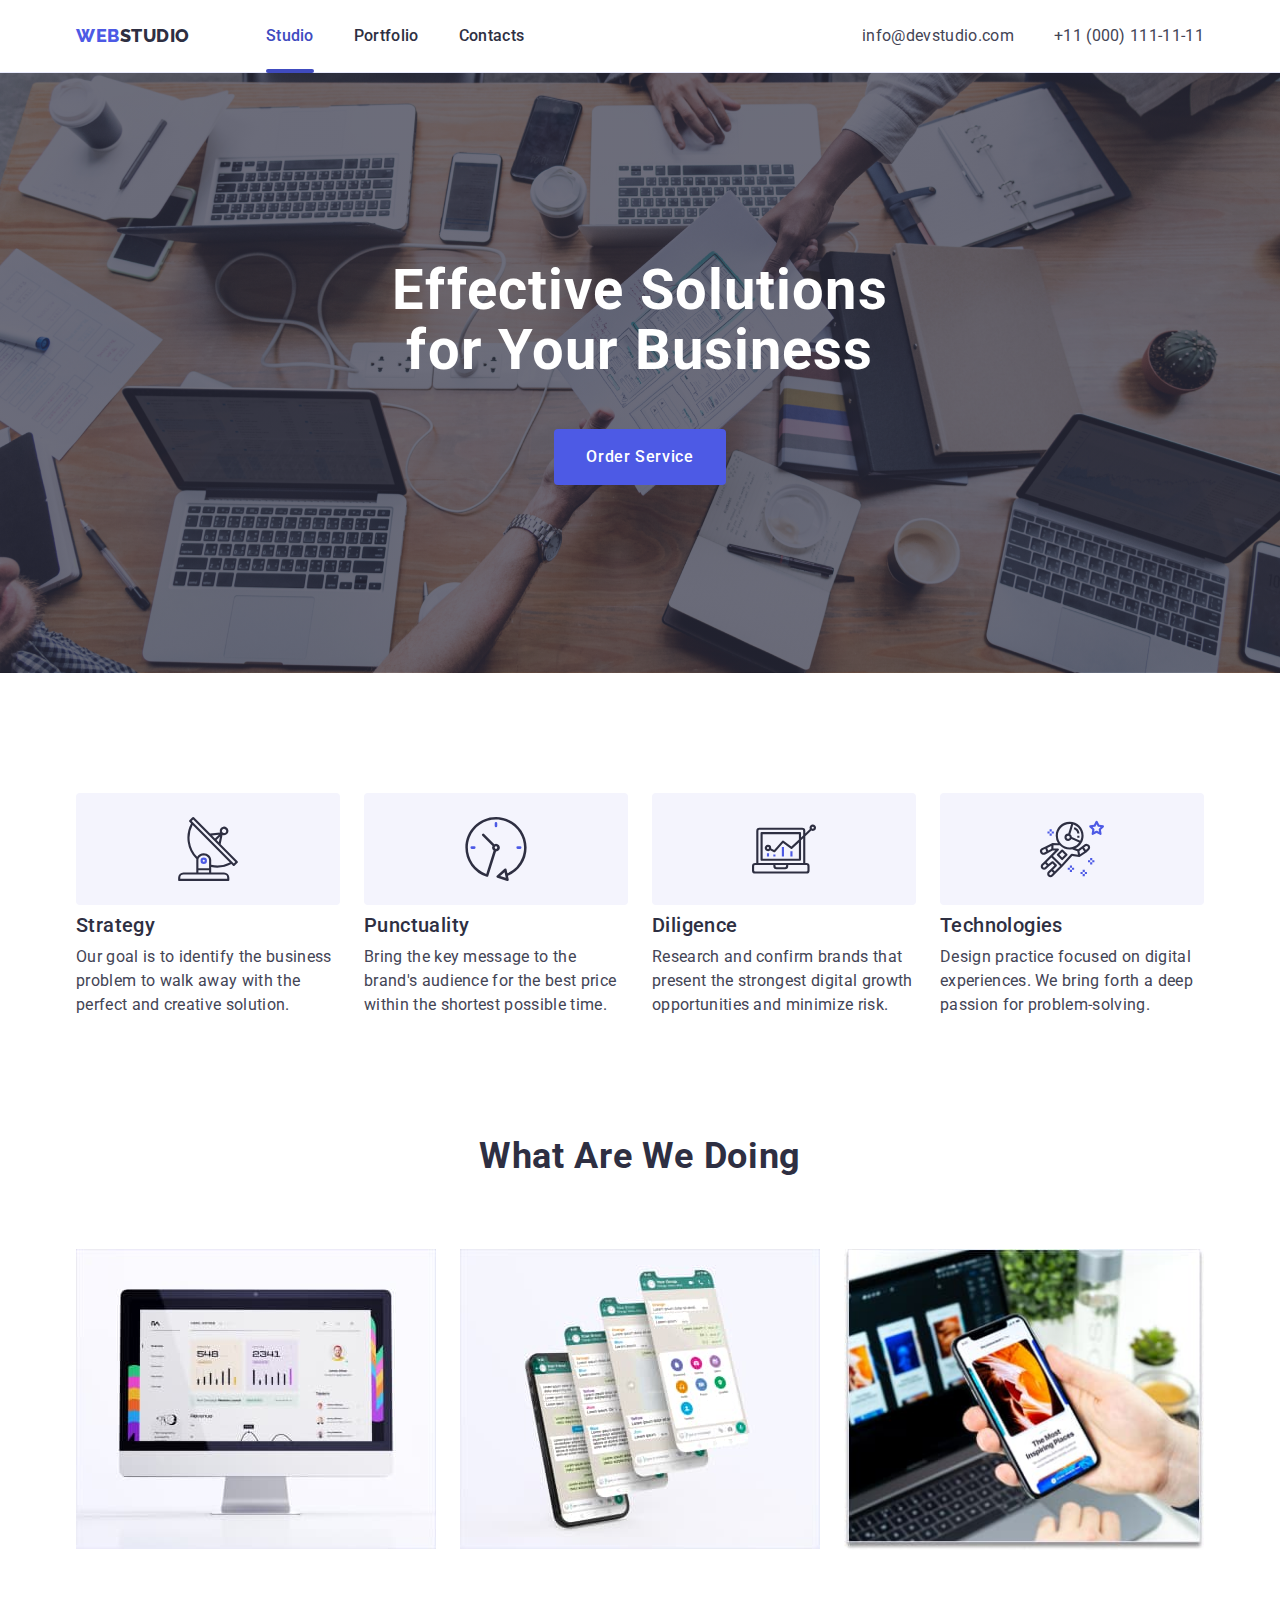
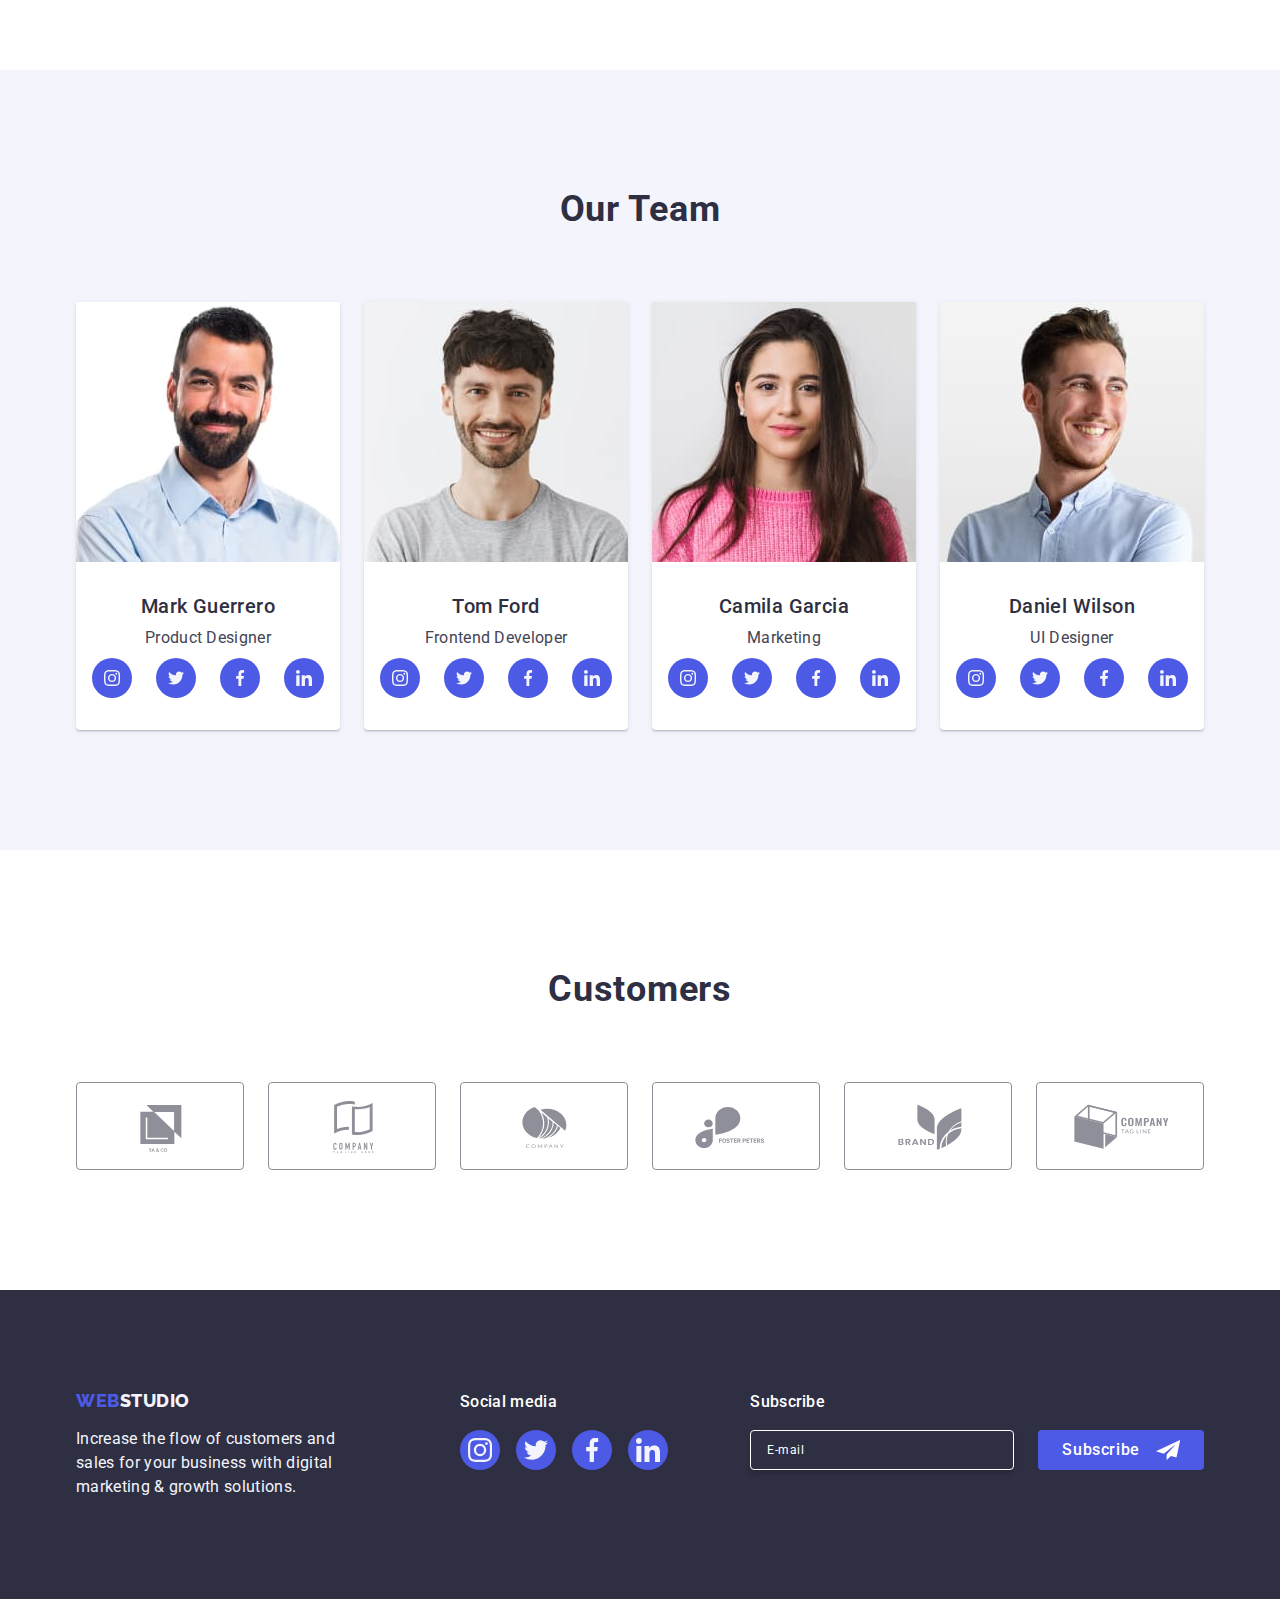
<file: index.html>
<!DOCTYPE html>
<html lang="en">
  <head>
    <meta charset="UTF-8" />
    <meta name="viewport" content="width=device-width, initial-scale=1.0" />
    <title>WebStudio</title>
    <!-- Font links -->
    <link rel="preconnect" href="https://fonts.googleapis.com" />
    <link rel="preconnect" href="https://fonts.gstatic.com" crossorigin />
    <link
      href="https://fonts.googleapis.com/css2?family=Raleway:wght@800&family=Roboto:wght@400;500;700;900&display=swap"
      rel="stylesheet"
    />
    <!-- Normalize -->
    <link
      rel="stylesheet"
      href="https://cdn.jsdelivr.net/npm/modern-normalize@2.0.0/modern-normalize.min.css"
    />
    <!-- Custom styles -->
    <link rel="stylesheet" href="./css/styles.css" />
  </head>
  <body class="body">
    <!-- Header -->
    <header class="header">
      <div class="header-container container">
        <nav class="header-nav nav">
          <a class="header-logo link" href="./index.html">
            Web<span class="span-header">Studio</span>
          </a>
          <ul class="nav-list list">
            <li class="nav-list-item">
              <a class="nav-link current link" href="./index.html">Studio</a>
            </li>
            <li class="nav-list-item">
              <a class="nav-link link" href="./portfolio.html">Portfolio</a>
            </li>
            <li class="nav-list-item">
              <a class="nav-link link" href="">Contacts</a>
            </li>
          </ul>
        </nav>
        <address class="address">
          <ul class="address-list list">
            <li class="address-item">
              <a class="address-link link" href="mailto:info@devstudio.com">
                info@devstudio.com
              </a>
            </li>
            <li class="address-item">
              <a class="address-link link" href="tel:+110001111111">
                +11 (000) 111-11-11
              </a>
            </li>
          </ul>
        </address>
      </div>
    </header>
    <!-- Main content -->
    <main>
      <!-- Hero -->
      <section class="hero">
        <div class="container">
          <h1 class="hero-title">Effective Solutions for Your Business</h1>
          <button class="hero-button button" type="button" data-modal-open>
            Order Service
          </button>
        </div>
      </section>
      <!-- Company Features -->
      <section class="features">
        <div class="container">
          <h2 class="visually-hidden">Features of the company</h2>
          <ul class="features-list list">
            <li class="features-list-item">
              <div class="features-list-wrapper">
                <svg class="features-list-icon" width="64" height="64">
                  <use href="./images/icons.svg#icon-antenna"></use>
                </svg>
              </div>
              <h3 class="features-subtitle">Strategy</h3>
              <p class="features-text">
                Our goal is to identify the business problem to walk away with
                the perfect and creative solution.
              </p>
            </li>
            <li class="features-list-item">
              <div class="features-list-wrapper">
                <svg class="features-list-icon" width="64" height="64">
                  <use href="./images/icons.svg#icon-clock"></use>
                </svg>
              </div>
              <h3 class="features-subtitle">Punctuality</h3>
              <p class="features-text">
                Bring the key message to the brand's audience for the best price
                within the shortest possible time.
              </p>
            </li>
            <li class="features-list-item">
              <div class="features-list-wrapper">
                <svg class="features-list-icon" width="64" height="64">
                  <use href="./images/icons.svg#icon-diagram"></use>
                </svg>
              </div>
              <h3 class="features-subtitle">Diligence</h3>
              <p class="features-text">
                Research and confirm brands that present the strongest digital
                growth opportunities and minimize risk.
              </p>
            </li>
            <li class="features-list-item">
              <div class="features-list-wrapper">
                <svg class="features-list-icon" width="64" height="64">
                  <use href="./images/icons.svg#icon-astronaut"></use>
                </svg>
              </div>
              <h3 class="features-subtitle">Technologies</h3>
              <p class="features-text">
                Design practice focused on digital experiences. We bring forth a
                deep passion for problem-solving.
              </p>
            </li>
          </ul>
        </div>
      </section>
      <!-- Gallery of works -->
      <section class="works">
        <div class="container">
          <h2 class="works-title section-title">What are we doing</h2>
          <ul class="works-list list">
            <li class="works-list-item">
              <img
                class="works-list-img img"
                src="./images/Studio/img1.jpg"
                alt="Monitor"
                width="360"
                height="300"
              />
            </li>
            <li class="works-list-item">
              <img
                class="works-list-img img"
                src="./images/Studio/img2.jpg"
                alt="Smartphone"
                width="360"
                height="300"
              />
            </li>
            <li class="works-list-item">
              <img
                class="works-list-img img"
                src="./images/Studio/img3.jpg"
                alt="Macbook and smartphone"
                width="360"
                height="300"
              />
            </li>
          </ul>
        </div>
      </section>
      <!-- Team members -->
      <section class="team">
        <div class="container">
          <h2 class="team-title section-title">Our Team</h2>
          <ul class="team-list list">
            <li class="team-list-item">
              <img
                class="team-list-img img"
                src="./images/Studio/Card1.jpg"
                alt="Photo Mark Guerrero"
                width="264"
                height="260"
              />
              <div class="team-list-container">
                <h3 class="team-subtitle">Mark Guerrero</h3>
                <p class="team-text">Product Designer</p>
                <ul class="team-list-socials list">
                  <li class="team-list-socials-item">
                    <a class="team-list-socials-link link" href="">
                      <svg class="team-list-icon" width="16" height="16">
                        <use href="./images/icons.svg#icon-instagram"></use>
                      </svg>
                    </a>
                  </li>
                  <li class="team-list-socials-item">
                    <a class="team-list-socials-link link" href="">
                      <svg class="team-list-icon" width="16" height="16">
                        <use href="./images/icons.svg#icon-twitter"></use>
                      </svg>
                    </a>
                  </li>
                  <li class="team-list-socials-item">
                    <a class="team-list-socials-link link" href="">
                      <svg class="team-list-icon" width="16" height="16">
                        <use href="./images/icons.svg#icon-facebook"></use>
                      </svg>
                    </a>
                  </li>
                  <li class="team-list-socials-item">
                    <a class="team-list-socials-link link" href="">
                      <svg class="team-list-icon" width="16" height="16">
                        <use href="./images/icons.svg#icon-linkedin"></use>
                      </svg>
                    </a>
                  </li>
                </ul>
              </div>
            </li>
            <li class="team-list-item">
              <img
                class="team-list-img img"
                src="./images/Studio/Card2.jpg"
                alt="Photo Tom Ford"
                width="264"
                height="260"
              />
              <div class="team-list-container">
                <h3 class="team-subtitle">Tom Ford</h3>
                <p class="team-text">Frontend Developer</p>
                <ul class="team-list-socials list">
                  <li class="team-list-socials-item">
                    <a class="team-list-socials-link link" href="">
                      <svg class="team-list-icon" width="16" height="16">
                        <use href="./images/icons.svg#icon-instagram"></use>
                      </svg>
                    </a>
                  </li>
                  <li class="team-list-socials-item">
                    <a class="team-list-socials-link link" href="">
                      <svg class="team-list-icon" width="16" height="16">
                        <use href="./images/icons.svg#icon-twitter"></use>
                      </svg>
                    </a>
                  </li>
                  <li class="team-list-socials-item">
                    <a class="team-list-socials-link link" href="">
                      <svg class="team-list-icon" width="16" height="16">
                        <use href="./images/icons.svg#icon-facebook"></use>
                      </svg>
                    </a>
                  </li>
                  <li class="team-list-socials-item">
                    <a class="team-list-socials-link link" href="">
                      <svg class="team-list-icon" width="16" height="16">
                        <use href="./images/icons.svg#icon-linkedin"></use>
                      </svg>
                    </a>
                  </li>
                </ul>
              </div>
            </li>
            <li class="team-list-item">
              <img
                class="team-list-img img"
                src="./images/Studio/Card3.jpg"
                alt="Photo Camila Garcia"
                width="264"
                height="260"
              />
              <div class="team-list-container">
                <h3 class="team-subtitle">Camila Garcia</h3>
                <p class="team-text">Marketing</p>
                <ul class="team-list-socials list">
                  <li class="team-list-socials-item">
                    <a class="team-list-socials-link link" href="">
                      <svg class="team-list-icon" width="16" height="16">
                        <use href="./images/icons.svg#icon-instagram"></use>
                      </svg>
                    </a>
                  </li>
                  <li class="team-list-socials-item">
                    <a class="team-list-socials-link link" href="">
                      <svg class="team-list-icon" width="16" height="16">
                        <use href="./images/icons.svg#icon-twitter"></use>
                      </svg>
                    </a>
                  </li>
                  <li class="team-list-socials-item">
                    <a class="team-list-socials-link link" href="">
                      <svg class="team-list-icon" width="16" height="16">
                        <use href="./images/icons.svg#icon-facebook"></use>
                      </svg>
                    </a>
                  </li>
                  <li class="team-list-socials-item">
                    <a class="team-list-socials-link link" href="">
                      <svg class="team-list-icon" width="16" height="16">
                        <use href="./images/icons.svg#icon-linkedin"></use>
                      </svg>
                    </a>
                  </li>
                </ul>
              </div>
            </li>
            <li class="team-list-item">
              <img
                class="team-list-img img"
                src="./images/Studio/Card4.jpg"
                alt="Photo Daniel Wilson"
                width="264"
                height="260"
              />
              <div class="team-list-container">
                <h3 class="team-subtitle">Daniel Wilson</h3>
                <p class="team-text">UI Designer</p>
                <ul class="team-list-socials list">
                  <li class="team-list-socials-item">
                    <a class="team-list-socials-link link" href="">
                      <svg class="team-list-icon" width="16" height="16">
                        <use href="./images/icons.svg#icon-instagram"></use>
                      </svg>
                    </a>
                  </li>
                  <li class="team-list-socials-item">
                    <a class="team-list-socials-link link" href="">
                      <svg class="team-list-icon" width="16" height="16">
                        <use href="./images/icons.svg#icon-twitter"></use>
                      </svg>
                    </a>
                  </li>
                  <li class="team-list-socials-item">
                    <a class="team-list-socials-link link" href="">
                      <svg class="team-list-icon" width="16" height="16">
                        <use href="./images/icons.svg#icon-facebook"></use>
                      </svg>
                    </a>
                  </li>
                  <li class="team-list-socials-item">
                    <a class="team-list-socials-link link" href="">
                      <svg class="team-list-icon" width="16" height="16">
                        <use href="./images/icons.svg#icon-linkedin"></use>
                      </svg>
                    </a>
                  </li>
                </ul>
              </div>
            </li>
          </ul>
        </div>
      </section>
      <!-- Customers -->
      <section class="customers">
        <div class="container">
          <h2 class="customers-title section-title">Customers</h2>
          <ul class="customers-list list">
            <li class="customers-list-item">
              <a class="customers-list-link link" href="">
                <svg class="customers-list-icon" width="104" height="56">
                  <use href="./images/icons.svg#icon-client-1"></use>
                </svg>
              </a>
            </li>
            <li class="customers-list-item">
              <a class="customers-list-link link" href="">
                <svg class="customers-list-icon" width="104" height="56">
                  <use href="./images/icons.svg#icon-client-2"></use>
                </svg>
              </a>
            </li>
            <li class="customers-list-item">
              <a class="customers-list-link link" href="">
                <svg class="customers-list-icon" width="104" height="56">
                  <use href="./images/icons.svg#icon-client-3"></use>
                </svg>
              </a>
            </li>
            <li class="customers-list-item">
              <a class="customers-list-link link" href="">
                <svg class="customers-list-icon" width="104" height="56">
                  <use href="./images/icons.svg#icon-client-4"></use>
                </svg>
              </a>
            </li>
            <li class="customers-list-item">
              <a class="customers-list-link link" href>
                <svg class="customers-list-icon" width="104" height="56">
                  <use href="./images/icons.svg#icon-client-5"></use>
                </svg>
              </a>
            </li>
            <li class="customers-list-item">
              <a class="customers-list-link link" href="">
                <svg class="customers-list-icon" width="104" height="56">
                  <use href="./images/icons.svg#icon-client-6"></use>
                </svg>
              </a>
            </li>
          </ul>
        </div>
      </section>
    </main>
    <!-- Footer -->
    <footer class="footer">
      <div class="footer-container container">
        <div class="logo-container">
          <a class="footer-logo link" href="./index.html"
            >Web<span class="span-footer">Studio</span>
          </a>
          <p class="footer-text">
            Increase the flow of customers and sales for your business with
            digital marketing & growth solutions.
          </p>
        </div>
        <div class="media-container">
          <p class="footer-media">Social media</p>
          <ul class="footer-list-socials list">
            <li class="footer-list-socials-item">
              <a class="footer-list-socials-link link" href="">
                <svg class="footer-list-icon" width="24" height="24">
                  <use href="./images/icons.svg#icon-instagram"></use>
                </svg>
              </a>
            </li>
            <li class="footer-list-socials-item">
              <a class="footer-list-socials-link link" href="">
                <svg class="footer-list-icon" width="24" height="24">
                  <use href="./images/icons.svg#icon-twitter"></use>
                </svg>
              </a>
            </li>
            <li class="footer-list-socials-item">
              <a class="footer-list-socials-link link" href="">
                <svg class="footer-list-icon" width="24" height="24">
                  <use href="./images/icons.svg#icon-facebook"></use>
                </svg>
              </a>
            </li>
            <li class="footer-list-socials-item">
              <a class="footer-list-socials-link link" href="">
                <svg class="footer-list-icon" width="24" height="24">
                  <use href="./images/icons.svg#icon-linkedin"></use>
                </svg>
              </a>
            </li>
          </ul>
        </div>
        <div class="footer-form-container">
          <p class="footer-form-text">Subscribe</p>
          <form class="footer-form" name="subscribe_form">
            <label class="footer-form-label">
              <input
                class="footer-form-input"
                name="subscribe-email"
                type="email"
                placeholder="E-mail"
              />
            </label>
            <button class="footer-form-button button" type="submit">
              Subscribe
              <svg class="footer-form-button-icon" width="24" height="24">
                <use href="./images/icons.svg#icon-send"></use>
              </svg>
            </button>
          </form>
        </div>
      </div>
    </footer>
    <!-- Modal Window -->
    <div class="backdrop is-hidden" data-modal>
      <div class="modal">
        <button class="modal-button button" type="button" data-modal-close>
          <svg class="modal-button-icon" width="8" height="8">
            <use href="./images/icons.svg#icon-close-black"></use>
          </svg>
        </button>

        <p class="modal-caption">
          Leave your contacts and we will call you back
        </p>

        <form class="modal-form" name="application_form">
          <div class="modal-form-container">
            <label class="modal-form-label" for="user-name">Name</label>
            <div class="modal-form-field">
              <input
                class="modal-form-input"
                type="text"
                id="user-name"
                name="user-name"
              />
              <svg class="modal-form-icon" width="18" height="24">
                <use href="./images/icons.svg#icon-person"></use>
              </svg>
            </div>
          </div>

          <div class="modal-form-container">
            <label class="modal-form-label" for="user-phone">Phone</label>
            <div class="modal-form-field">
              <input
                class="modal-form-input"
                type="tel"
                id="user-phone"
                name="user-phone"
              />
              <svg class="modal-form-icon" width="18" height="24">
                <use href="./images/icons.svg#icon-phone"></use>
              </svg>
            </div>
          </div>

          <div class="modal-form-container">
            <label class="modal-form-label" for="user-email">Email</label>
            <div class="modal-form-field">
              <input
                class="modal-form-input"
                type="email"
                id="user-email"
                name="user-email"
              />
              <svg class="modal-form-icon" width="18" height="24">
                <use href="./images/icons.svg#icon-email"></use>
              </svg>
            </div>
          </div>

          <div class="modal-form-comment-container">
            <label class="modal-form-label" for="user-comment">Comment</label>
            <textarea
              class="modal-form-comment"
              name="user-comment"
              id="user-comment"
              placeholder="Text input"
            ></textarea>
          </div>

          <div class="modal-form-privacy-container">
            <input
              class="visually-hidden"
              type="checkbox"
              name="user-privacy"
              id="user-privacy"
              value="true"
            />
            <label class="modal-form-label" for="user-privacy">
              <span class="checkbox-span">
                <svg class="checkbox-icon" width="10" height="8">
                  <use href="./images/icons.svg#icon-checkmark"></use>
                </svg>
              </span>
              I accept the terms and conditions of the
              <a
                class="modal-form-link"
                href=""
                target="_blank"
                rel="noopener noreferrer"
                >Privacy Policy
              </a>
            </label>
          </div>

          <button class="modal-form-button button" type="submit">Send</button>
        </form>
      </div>
    </div>
    <script src="./js/modal.js"></script>
  </body>
</html>
</file>
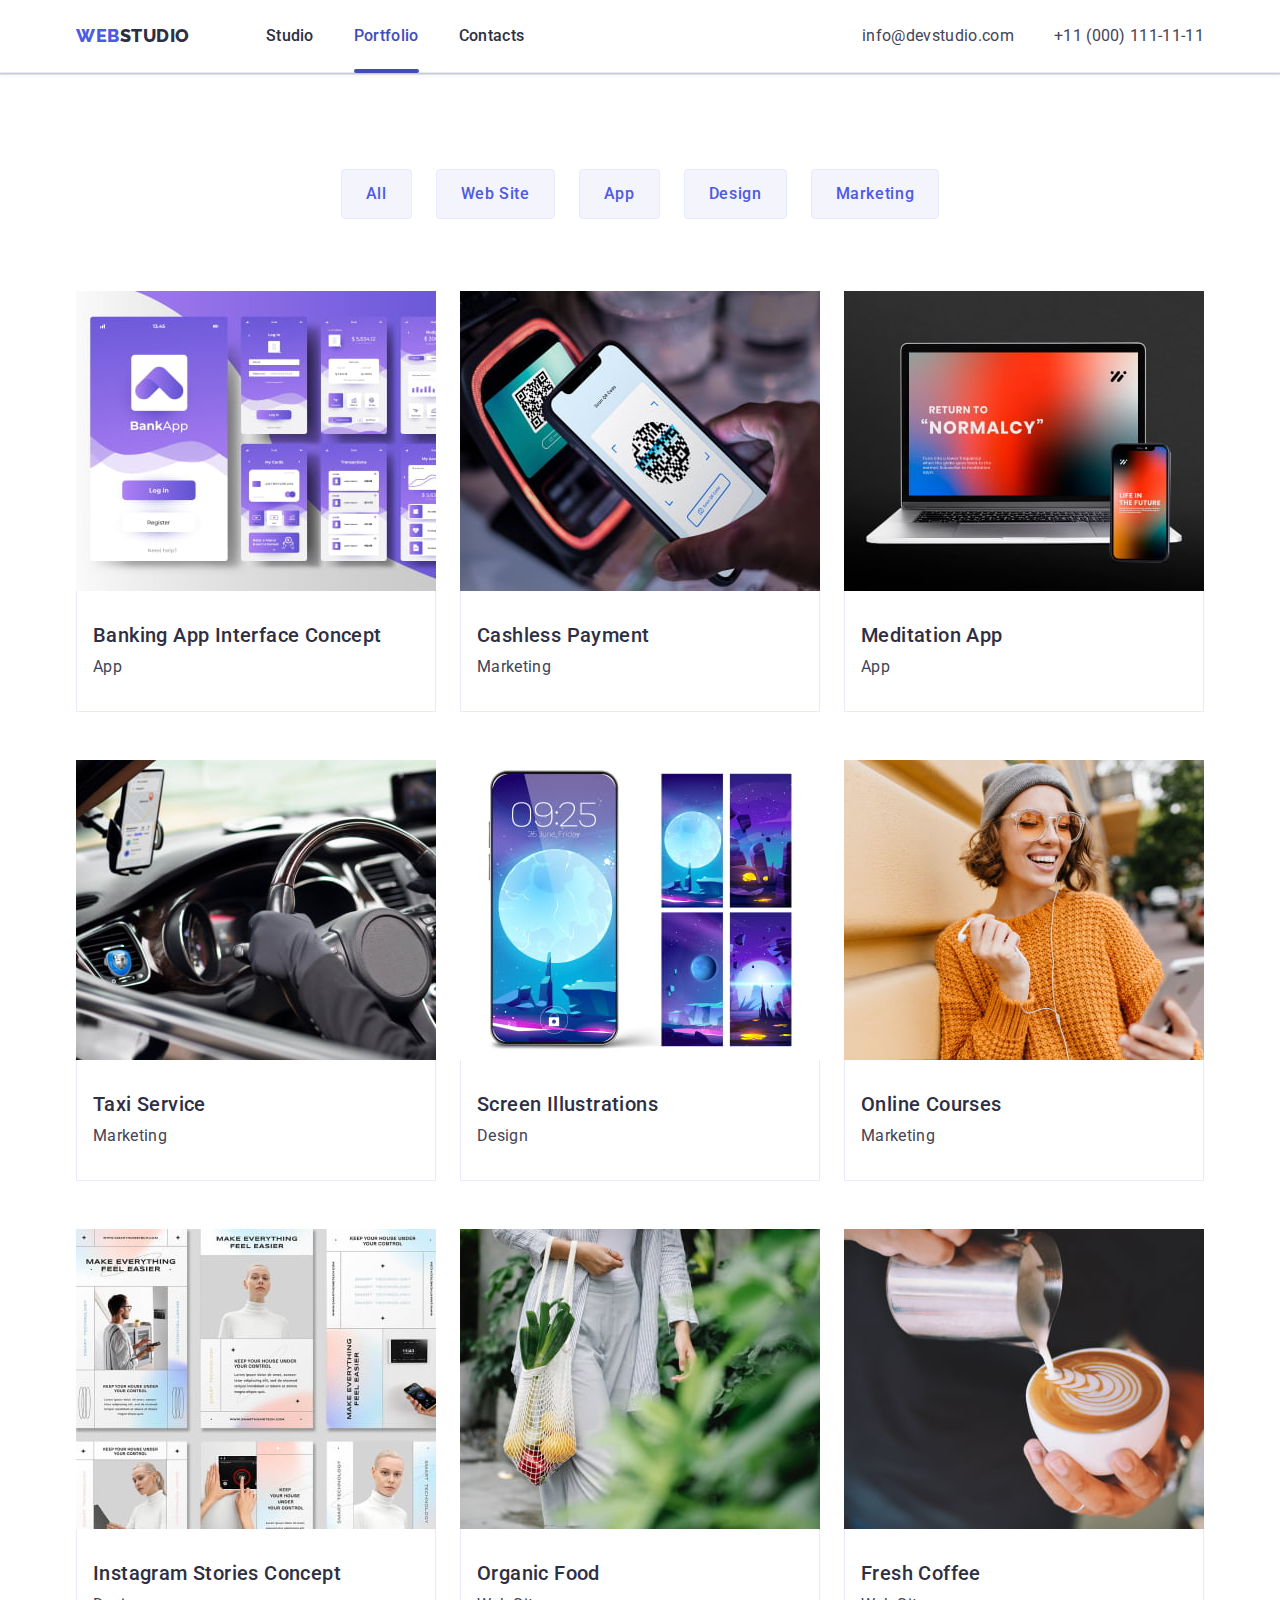
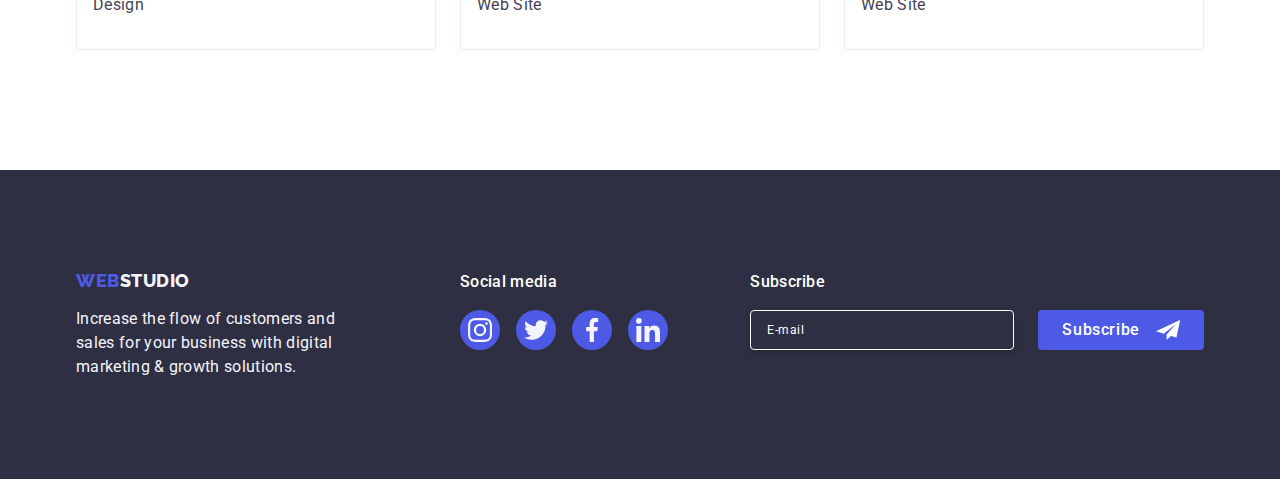
<file: portfolio.html>
<!DOCTYPE html>
<html lang="en">
  <head>
    <meta charset="UTF-8" />
    <meta name="viewport" content="width=device-width, initial-scale=1.0" />
    <title>Portfolio</title>
    <!-- Font links -->
    <link rel="preconnect" href="https://fonts.googleapis.com" />
    <link rel="preconnect" href="https://fonts.gstatic.com" crossorigin />
    <link
      href="https://fonts.googleapis.com/css2?family=Raleway:wght@800&family=Roboto:wght@400;500;700;900&display=swap"
      rel="stylesheet"
    />
    <!-- Normalize -->
    <link
      rel="stylesheet"
      href="https://cdn.jsdelivr.net/npm/modern-normalize@2.0.0/modern-normalize.min.css"
    />
    <!-- Custom styles -->
    <link rel="stylesheet" href="./css/styles.css" />
  </head>
  <body class="body">
    <!-- Header -->
    <header class="header">
      <div class="header-container container">
        <nav class="header-nav nav">
          <a class="header-logo link" href="./index.html">
            Web<span class="span-header">Studio</span>
          </a>
          <ul class="nav-list list">
            <li class="nav-list-item">
              <a class="nav-link link" href="./index.html">Studio</a>
            </li>
            <li class="nav-list-item">
              <a class="nav-link current link" href="./portfolio.html"
                >Portfolio
              </a>
            </li>
            <li class="nav-list-item">
              <a class="nav-link link" href="">Contacts</a>
            </li>
          </ul>
        </nav>
        <address class="address">
          <ul class="address-list list">
            <li class="address-item">
              <a class="address-link link" href="mailto:info@devstudio.com">
                info@devstudio.com
              </a>
            </li>
            <li class="address-item">
              <a class="address-link link" href="tel:+110001111111">
                +11 (000) 111-11-11
              </a>
            </li>
          </ul>
        </address>
      </div>
    </header>
    <!-- Main content -->
    <main>
      <!-- Filters -->
      <section class="portfolio">
        <div class="container">
          <h1 class="visually-hidden">Portfolio</h1>
          <ul class="filters-list list">
            <li class="filters-list-item">
              <button class="filters-button button" type="button">All</button>
            </li>
            <li class="filters-list-item">
              <button class="filters-button button" type="button">
                Web Site
              </button>
            </li>
            <li class="filters-list-item">
              <button class="filters-button button" type="button">App</button>
            </li>
            <li class="filters-list-item">
              <button class="filters-button button" type="button">
                Design
              </button>
            </li>
            <li class="filters-list-item">
              <button class="filters-button button" type="button">
                Marketing
              </button>
            </li>
          </ul>
          <!-- Gallery of projects-->
          <ul class="projects-list list">
            <li class="projects-list-item">
              <a class="projects-list-link link" href="">
                <div class="projects-box">
                  <img
                    class="projects-link-img img"
                    src="./images/Portfolio/img1.jpg"
                    alt="Banking application interface"
                    width="360"
                    height="300"
                  />
                  <p class="overlay">
                    14 Stylish and User-Friendly App Design Concepts · Task
                    Manager App · Calorie Tracker App · Exotic Fruit Ecommerce
                    App · Cloud Storage App Cashless Payment Marketing
                  </p>
                </div>
                <div class="projects-list-container">
                  <h2 class="projects-title">Banking App Interface Concept</h2>
                  <p class="projects-text">App</p>
                </div>
              </a>
            </li>
            <li class="projects-list-item">
              <a class="projects-list-link link" href="">
                <div class="projects-box">
                  <img
                    class="projects-link-img img"
                    src="./images/Portfolio/img2.jpg"
                    alt="Payment by mobile phone"
                    width="360"
                    height="300"
                  />
                  <p class="overlay">
                    14 Stylish and User-Friendly App Design Concepts · Task
                    Manager App · Calorie Tracker App · Exotic Fruit Ecommerce
                    App · Cloud Storage App Cashless Payment Marketing
                  </p>
                </div>
                <div class="projects-list-container">
                  <h2 class="projects-title">Cashless Payment</h2>
                  <p class="projects-text">Marketing</p>
                </div>
              </a>
            </li>
            <li class="projects-list-item">
              <a class="projects-list-link link" href="">
                <div class="projects-box">
                  <img
                    class="projects-link-img img"
                    src="./images/Portfolio/img3.jpg"
                    alt="App interface for meditation on a laptop and phone screen"
                    width="360"
                    height="300"
                  />
                  <p class="overlay">
                    14 Stylish and User-Friendly App Design Concepts · Task
                    Manager App · Calorie Tracker App · Exotic Fruit Ecommerce
                    App · Cloud Storage App Cashless Payment Marketing
                  </p>
                </div>
                <div class="projects-list-container">
                  <h2 class="projects-title">Meditation App</h2>
                  <p class="projects-text">App</p>
                </div>
              </a>
            </li>
            <li class="projects-list-item">
              <a class="projects-list-link link" href="">
                <div class="projects-box">
                  <img
                    class="projects-link-img img"
                    src="./images/Portfolio/img4.jpg"
                    alt="Car steering wheel"
                    width="360"
                    height="300"
                  />
                  <p class="overlay">
                    14 Stylish and User-Friendly App Design Concepts · Task
                    Manager App · Calorie Tracker App · Exotic Fruit Ecommerce
                    App · Cloud Storage App Cashless Payment Marketing
                  </p>
                </div>
                <div class="projects-list-container">
                  <h2 class="projects-title">Taxi Service</h2>
                  <p class="projects-text">Marketing</p>
                </div>
              </a>
            </li>
            <li class="projects-list-item">
              <a class="projects-list-link link" href="">
                <div class="projects-box">
                  <img
                    class="projects-link-img img"
                    src="./images/Portfolio/img5.jpg"
                    alt="A phone with the moon on the home screen and a variation of space themed phone screensavers"
                    width="360"
                    height="300"
                  />
                  <p class="overlay">
                    14 Stylish and User-Friendly App Design Concepts · Task
                    Manager App · Calorie Tracker App · Exotic Fruit Ecommerce
                    App · Cloud Storage App Cashless Payment Marketing
                  </p>
                </div>
                <div class="projects-list-container">
                  <h2 class="projects-title">Screen Illustrations</h2>
                  <p class="projects-text">Design</p>
                </div>
              </a>
            </li>
            <li class="projects-list-item">
              <a class="projects-list-link link" href="">
                <div class="projects-box">
                  <img
                    class="projects-link-img img"
                    src="./images/Portfolio/img6.jpg"
                    alt="A girl in headphones and with a phone in her hand"
                    width="360"
                    height="300"
                  />
                  <p class="overlay">
                    14 Stylish and User-Friendly App Design Concepts · Task
                    Manager App · Calorie Tracker App · Exotic Fruit Ecommerce
                    App · Cloud Storage App Cashless Payment Marketing
                  </p>
                </div>
                <div class="projects-list-container">
                  <h2 class="projects-title">Online Courses</h2>
                  <p class="projects-text">Marketing</p>
                </div>
              </a>
            </li>
            <li class="projects-list-item">
              <a class="projects-list-link link" href="">
                <div class="projects-box">
                  <img
                    class="projects-link-img img"
                    src="./images/Portfolio/img7.jpg"
                    alt="Variations in the design of Instagram posts"
                    width="360"
                    height="300"
                  />
                  <p class="overlay">
                    14 Stylish and User-Friendly App Design Concepts · Task
                    Manager App · Calorie Tracker App · Exotic Fruit Ecommerce
                    App · Cloud Storage App Cashless Payment Marketing
                  </p>
                </div>
                <div class="projects-list-container">
                  <h2 class="projects-title">Instagram Stories Concept</h2>
                  <p class="projects-text">Design</p>
                </div>
              </a>
            </li>
            <li class="projects-list-item">
              <a class="projects-list-link link" href="">
                <div class="projects-box">
                  <img
                    class="projects-link-img img"
                    src="./images/Portfolio/img8.jpg"
                    alt="A girl with a net of fresh vegetables"
                    width="360"
                    height="300"
                  />
                  <p class="overlay">
                    14 Stylish and User-Friendly App Design Concepts · Task
                    Manager App · Calorie Tracker App · Exotic Fruit Ecommerce
                    App · Cloud Storage App Cashless Payment Marketing
                  </p>
                </div>
                <div class="projects-list-container">
                  <h2 class="projects-title">Organic Food</h2>
                  <p class="projects-text">Web Site</p>
                </div>
              </a>
            </li>
            <li class="projects-list-item">
              <a class="projects-list-link link" href="">
                <div class="projects-box">
                  <img
                    class="projects-link-img img"
                    src="./images/Portfolio/img9.jpg"
                    alt="A guy pours cream into a cup of coffee"
                    width="360"
                    height="300"
                  />
                  <p class="overlay">
                    14 Stylish and User-Friendly App Design Concepts · Task
                    Manager App · Calorie Tracker App · Exotic Fruit Ecommerce
                    App · Cloud Storage App Cashless Payment Marketing
                  </p>
                </div>
                <div class="projects-list-container">
                  <h2 class="projects-title">Fresh Coffee</h2>
                  <p class="projects-text">Web Site</p>
                </div>
              </a>
            </li>
          </ul>
        </div>
      </section>
    </main>
    <!-- Footer -->
    <footer class="footer">
      <div class="footer-container container">
        <div class="logo-container">
          <a class="footer-logo link" href="./index.html"
            >Web<span class="span-footer">Studio</span>
          </a>
          <p class="footer-text">
            Increase the flow of customers and sales for your business with
            digital marketing & growth solutions.
          </p>
        </div>
        <div class="media-container">
          <p class="footer-media">Social media</p>
          <ul class="footer-list-socials list">
            <li class="footer-list-socials-item">
              <a class="footer-list-socials-link link" href="">
                <svg class="footer-list-icon" width="24" height="24">
                  <use href="./images/icons.svg#icon-instagram"></use>
                </svg>
              </a>
            </li>
            <li class="footer-list-socials-item">
              <a class="footer-list-socials-link link" href="">
                <svg class="footer-list-icon" width="24" height="24">
                  <use href="./images/icons.svg#icon-twitter"></use>
                </svg>
              </a>
            </li>
            <li class="footer-list-socials-item">
              <a class="footer-list-socials-link link" href="">
                <svg class="footer-list-icon" width="24" height="24">
                  <use href="./images/icons.svg#icon-facebook"></use>
                </svg>
              </a>
            </li>
            <li class="footer-list-socials-item">
              <a class="footer-list-socials-link link" href="">
                <svg class="footer-list-icon" width="24" height="24">
                  <use href="./images/icons.svg#icon-linkedin"></use>
                </svg>
              </a>
            </li>
          </ul>
        </div>
        <div class="footer-form-container">
          <p class="footer-form-text">Subscribe</p>
          <form class="footer-form" name="subscribe_form">
            <label class="footer-form-label">
              <input
                class="footer-form-input"
                name="emailsubscribe"
                type="email"
                placeholder="E-mail"
              />
            </label>
            <button class="footer-form-button button" type="submit">
              Subscribe
              <svg class="footer-form-button-icon" width="24" height="24">
                <use href="./images/icons.svg#icon-send"></use>
              </svg>
            </button>
          </form>
        </div>
      </div>
    </footer>
  </body>
</html>
</file>
<file: css/styles.css>
:root {
  /* Fonts */
  --primary-font: 'Roboto', sans-serif;
  /* Colors */
  --primary-brand-color: #4d5ae5;
  --pressed-state-color: #404bbf;
  --dark-color: #2e2f42;
  --success-color: #31d0aa;
  --text-color: #434455;
  --subtle-text-color: #8e8f99;
  --whight-color: #ffffff;
  --light-color: #f4f4fd;
  --modal-backdrop-color: #fcfcfc;
  --modal-overlay-color: rgba(46, 47, 66, 0.4);
}

/* reset */
h1,
h2,
h3,
h4,
h5,
h6,
p {
  margin: 0;
}

.list {
  list-style: none;
  padding: 0;
  margin: 0;
}

.link {
  color: currentColor;
  text-decoration: none;
}

.img {
  display: block;
  max-width: 100%;
  height: auto;
}
.button {
  font-family: inherit;
  cursor: pointer;
  padding: 0;
}

input {
  font-family: inherit;
}

textarea {
  font-family: inherit;
}

/* Base styles */

.body {
  font-family: var(--primary-font);
  color: var(--text-color);
  background-color: var(--whight-color);
}

.container {
  width: 1158px;
  margin-left: auto;
  margin-right: auto;
  padding-left: 15px;
  padding-right: 15px;
}

.visually-hidden {
  position: absolute;
  width: 1px;
  height: 1px;
  margin: -1px;
  border: 0;
  padding: 0;
  white-space: nowrap;
  clip-path: inset(100%);
  clip: rect(0 0 0 0);
  overflow: hidden;
}

.section-title {
  margin: 0 auto;
  margin-bottom: 72px;

  font-size: 36px;
  font-weight: 700;
  line-height: 1.11;
  letter-spacing: 0.02em;
  color: var(--dark-color);
  text-align: center;
  text-transform: capitalize;
}

.header-logo,
.footer-logo {
  font-family: 'Raleway', sans-serif;
  font-size: 18px;
  font-weight: 800;
  line-height: 1.17;
  letter-spacing: 0.03em;
  text-transform: uppercase;
  color: var(--primary-brand-color);
}

/* Header styles */

.header {
  border-bottom: 1px solid #e7e9fc;
  box-shadow: 0px 1px 6px 0px rgba(46, 47, 66, 0.08),
    0px 1px 1px 0px rgba(46, 47, 66, 0.16),
    0px 2px 1px 0px rgba(46, 47, 66, 0.08);
}

.header-container {
  display: flex;
  align-items: center;
  justify-content: space-between;
}

.header-nav {
  display: flex;
  align-items: center;
}

.header-logo {
  margin-right: 76px;
}

.span-header {
  color: var(--dark-color);
}

.nav-list {
  display: flex;
  align-items: center;
  gap: 40px;
}

.nav-link {
  position: relative;

  display: block;
  padding-top: 24px;
  padding-bottom: 24px;

  transition: color 250ms cubic-bezier(0.4, 0, 0.2, 1);

  font-size: 16px;
  font-weight: 500;
  line-height: 1.5;
  letter-spacing: 0.02em;
  color: var(--dark-color);
}

.nav-link.current {
  color: var(--pressed-state-color);
}

.nav-link::after {
  content: '';
  position: absolute;
  left: 0;
  bottom: -1px;

  display: block;
  width: 100%;
  height: 4px;
  border-radius: 2px;
}

.nav-link.current::after {
  background-color: var(--pressed-state-color);
}

.nav-link:hover,
.nav-link:focus {
  color: var(--pressed-state-color);
}

.address {
  font-style: normal;
}

.address-list {
  display: flex;
  align-items: center;
  gap: 40px;
}

.address-link {
  transition: color 250ms cubic-bezier(0.4, 0, 0.2, 1);

  font-size: 16px;
  line-height: 1.5;
  letter-spacing: 0.02em;
}

.address-link:hover,
.address-link:focus {
  color: var(--pressed-state-color);
}

/* Styles page main content */
/* Styles Hero */

.hero {
  max-width: 1440px;
  margin: 0 auto;
  padding-top: 188px;
  padding-bottom: 188px;

  background-color: var(--dark-color);
  background-image: linear-gradient(
      rgba(46, 47, 66, 0.7),
      rgba(46, 47, 66, 0.7)
    ),
    url(../images/Studio/people-office.jpg);
  background-repeat: no-repeat;
  background-position: center;
  background-size: cover;
}

.hero-title {
  max-width: 496px;
  margin: 0 auto;
  margin-bottom: 48px;

  font-size: 56px;
  font-weight: 700;
  line-height: 1.07;
  letter-spacing: 0.02em;
  color: var(--whight-color);
  text-align: center;
}

.hero-button {
  display: block;
  margin-right: auto;
  margin-left: auto;
  padding: 16px 32px;
  border-radius: 4px;
  min-width: 169px;
  height: 56px;
  border: none;

  transition: background-color 250ms cubic-bezier(0.4, 0, 0.2, 1);

  font-size: 16px;
  font-weight: 500;
  line-height: 1.5;
  letter-spacing: 0.04em;
  color: var(--whight-color);
  background-color: var(--primary-brand-color);
}

.hero-button:hover,
.hero-button:focus {
  background-color: var(--pressed-state-color);
}

/* Styles Features */

.features {
  padding: 120px 0;
}

.features-list {
  display: flex;
  gap: 24px;
}

.features-list-item {
  flex-basis: calc((100% - 24px * 3) / 4);
}

.features-list-wrapper {
  display: flex;
  align-items: center;
  justify-content: center;

  height: 112px;
  padding: 24px 0;
  margin-bottom: 8px;

  border-radius: 4px;
  background-color: var(--light-color);
}

.features-list-icon {
  display: flex;
  align-items: center;
  justify-content: center;
  width: 100%;
  height: 100%;
}

.features-subtitle {
  margin-bottom: 8px;

  font-size: 20px;
  font-weight: 500;
  line-height: 1.2;
  letter-spacing: 0.02em;
  color: var(--dark-color);
}

.features-text {
  font-size: 16px;
  line-height: 1.5;
  letter-spacing: 0.02em;
}

/* Styles Gallery of works */

.works {
  padding-bottom: 120px;
}

.works-list {
  display: flex;
  gap: 24px;
}

.works-list-item {
  flex-basis: calc((100% - 24px * 2) / 3);
}

/* Styles Team */
.team {
  background-color: var(--light-color);
  padding-top: 120px;
  padding-bottom: 120px;
}

.team-list {
  display: flex;
  gap: 24px;
}

.team-list-item {
  flex-basis: calc((100% - 24px * 3) / 4);
  background-color: var(--whight-color);
  border-radius: 0px 0px 4px 4px;
  box-shadow: 0px 2px 1px 0px rgba(46, 47, 66, 0.08),
    0px 1px 1px 0px rgba(46, 47, 66, 0.16),
    0px 1px 6px 0px rgba(46, 47, 66, 0.08);
}

.team-list-container {
  padding: 32px 0;
}

.team-subtitle {
  margin-bottom: 8px;

  font-size: 20px;
  font-weight: 500;
  line-height: 1.2;
  letter-spacing: 0.02em;
  color: var(--dark-color);
  text-align: center;
}

.team-text {
  margin-bottom: 8px;

  font-size: 16px;
  line-height: 1.5;
  letter-spacing: 0.02em;
  text-align: center;
}

.team-list-socials {
  display: flex;
  justify-content: center;
  gap: 24px;
}

.team-list-socials-item {
  width: 40px;
  height: 40px;
}

.team-list-socials-link {
  display: flex;
  justify-content: center;
  align-items: center;
  width: 100%;
  height: 100%;

  transition: background-color 250ms cubic-bezier(0.4, 0, 0.2, 1);

  border-radius: 50%;
  background-color: var(--primary-brand-color);

  color: var(--light-color);
}

.team-list-socials-link:hover,
.team-list-socials-link:focus {
  background-color: var(--pressed-state-color);
}

.team-list-icon {
  fill: currentColor;
}

/* Styles Customers */

.customers {
  padding: 120px 0;
}

.customers-list {
  display: flex;
  gap: 24px;
}

.customers-list-item {
  flex-basis: calc((100% - 24px * 5) / 6);
  height: 88px;
}

.customers-list-link {
  display: flex;
  align-items: center;
  justify-content: center;
  width: 100%;
  height: 100%;

  transition: border-color 250ms cubic-bezier(0.4, 0, 0.2, 1),
    color 250ms cubic-bezier(0.4, 0, 0.2, 1);

  border-radius: 4px;
  border: 1px solid var(--subtle-text-color);

  color: var(--subtle-text-color);
}

.customers-list-icon {
  fill: currentColor;
}

.customers-list-link:hover,
.customers-list-link:focus {
  border-color: var(--pressed-state-color);
  color: var(--pressed-state-color);
}

/* Styles portfolio main content */
/* Styles Filters */

.portfolio {
  padding-top: 96px;
  padding-bottom: 120px;
}

.filters-list {
  display: flex;
  justify-content: center;
  gap: 24px;
  margin-bottom: 72px;
}

.filters-button {
  padding: 12px 24px;
  border-radius: 4px;
  border: 1px solid #e7e9fc;

  transition: color 250ms cubic-bezier(0.4, 0, 0.2, 1),
    background-color 250ms cubic-bezier(0.4, 0, 0.2, 1),
    border-color 250ms cubic-bezier(0.4, 0, 0.2, 1),
    box-shadow 250ms cubic-bezier(0.4, 0, 0.2, 1);

  font-size: 16px;
  font-weight: 500;
  line-height: 1.5;
  letter-spacing: 0.04em;
  color: var(--primary-brand-color);
  background-color: var(--light-color);
}

.filters-button:hover,
.filters-button:focus {
  color: var(--whight-color);
  background-color: var(--pressed-state-color);
  border: 1px solid transparent;
  box-shadow: 0px 2px 2px 0px rgba(0, 0, 0, 0.12),
    0px 2px 1px 0px rgba(0, 0, 0, 0.08), 0px 3px 1px 0px rgba(0, 0, 0, 0.1);
}

.projects-list {
  display: flex;
  flex-wrap: wrap;
  column-gap: 24px;
  row-gap: 48px;
}

.projects-list-item {
  width: calc((100% - 24px * 2) / 3);
}

.projects-list-link {
  display: block;
  transition: box-shadow 250ms cubic-bezier(0.4, 0, 0.2, 1);
}

.projects-list-link:hover,
.projects-list-link:focus {
  box-shadow: 0px 1px 6px rgba(46, 47, 66, 0.08),
    0px 1px 1px rgba(46, 47, 66, 0.16), 0px 2px 1px rgba(46, 47, 66, 0.08);
}

.projects-box {
  position: relative;
  overflow: hidden;
}

.overlay {
  position: absolute;
  top: 0;
  left: 0;
  transform: translateY(100%);
  transition: transform 250ms cubic-bezier(0.4, 0, 0.2, 1);
  width: 100%;
  height: 100%;
  padding: 40px 32px;

  background-color: var(--primary-brand-color);

  font-size: 16px;
  line-height: 1.5;
  letter-spacing: 0.02em;
  color: var(--light-color);
}

.projects-list-link:hover .overlay,
.projects-list-link:focus .overlay {
  transform: translateY(0%);
}

.projects-list-container {
  padding: 32px 16px;
  border: 1px solid #e7e9fc;
  border-top: none;
}

.projects-title {
  margin-bottom: 8px;

  font-size: 20px;
  font-weight: 500;
  line-height: 1.2;
  letter-spacing: 0.02em;
  color: var(--dark-color);
}

.projects-text {
  font-size: 16px;
  line-height: 1.5;
  letter-spacing: 0.02em;
  color: var(--text-color);
}

/* Styles Footer */

.footer {
  background-color: var(--dark-color);
  padding-top: 100px;
  padding-bottom: 100px;
}

.footer-container {
  display: flex;
  align-items: baseline;
}

.logo-container {
  margin-right: 120px;
}

.footer-logo {
  display: inline-block;
  margin-bottom: 16px;
}

.span-footer {
  color: var(--light-color);
}

.footer-text {
  max-width: 264px;

  font-size: 16px;
  line-height: 1.5;
  letter-spacing: 0.02em;
  color: var(--light-color);
}

/* Footer Media */

.footer-media {
  font-size: 16px;
  font-weight: 500;
  line-height: 1.5;
  letter-spacing: 0.02em;
  color: var(--whight-color);

  margin-bottom: 16px;
}

.footer-list-socials {
  display: flex;
  gap: 16px;
}

.footer-list-socials-item {
  width: 40px;
  height: 40px;
}

.footer-list-socials-link {
  display: flex;
  justify-content: center;
  align-items: center;
  width: 100%;
  height: 100%;

  transition: background-color 250ms cubic-bezier(0.4, 0, 0.2, 1);

  border-radius: 50%;
  background-color: var(--primary-brand-color);

  color: var(--light-color);
}

.footer-list-socials-link:hover,
.footer-list-socials-link:focus {
  background-color: var(--success-color);
}

.footer-list-icon {
  fill: currentColor;
}

/* Footer Form */

.footer-form-container {
  margin-left: auto;
}

.footer-form {
  display: flex;
  align-items: center;
  gap: 24px;
}

.footer-form-text {
  margin-bottom: 16px;

  font-size: 16px;
  font-weight: 500;
  line-height: 1.5;
  letter-spacing: 0.02em;
  color: var(--whight-color);
}

.footer-form-input {
  width: 264px;
  height: 40px;
  padding: 8px 16px;

  border-radius: 4px;
  border: 1px solid var(--whight-color);
  box-shadow: 0px 4px 4px 0px rgba(0, 0, 0, 0.15);
  background-color: transparent;
  outline: transparent;

  font-size: 12px;
  line-height: 1.5;
  letter-spacing: 0.04em;
  color: var(--whight-color);
}

.footer-form-input::placeholder {
  color: currentColor;
}

.footer-form-button {
  display: inline-flex;
  padding: 8px 24px;
  justify-content: center;
  align-items: center;

  min-width: 165px;
  height: 40px;
  border: none;
  border-radius: 4px;
  background-color: var(--primary-brand-color);

  font-size: 16px;
  font-weight: 500;
  line-height: 1.5;
  letter-spacing: 0.04em;
  text-align: center;
  color: var(--whight-color);

  transition: background-color 250ms cubic-bezier(0.4, 0, 0.2, 1);
}

.footer-form-button-icon {
  fill: currentColor;
  margin-left: 16px;
}

.footer-form-button:hover,
.footer-form-button:focus {
  background-color: var(--pressed-state-color);
}

/*Modal Window*/

.backdrop {
  position: fixed;
  top: 0;
  left: 0;

  width: 100%;
  height: 100%;

  background-color: var(--modal-overlay-color);

  transition: opacity 250ms cubic-bezier(0.4, 0, 0.2, 1),
    visibility 250ms cubic-bezier(0.4, 0, 0.2, 1);
}

.backdrop.is-hidden {
  opacity: 0;
  visibility: hidden;
  pointer-events: none;
}

.modal {
  position: absolute;
  top: 50%;
  left: 50%;
  padding: 24px;
  padding-top: 72px;
  transform: translate(-50%, -50%) scale(1);

  width: 408px;
  min-height: 584px;
  border-radius: 4px;
  background-color: var(--modal-backdrop-color);
  box-shadow: 0px 2px 1px 0px rgba(0, 0, 0, 0.2),
    0px 1px 3px 0px rgba(0, 0, 0, 0.12), 0px 1px 1px 0px rgba(0, 0, 0, 0.14);

  transition: transform 250ms cubic-bezier(0.4, 0, 0.2, 1);
}

.backdrop.is-hidden .modal {
  transform: translateX(-50%) translateY(-70%);
}

.modal-button {
  position: absolute;
  top: 24px;
  right: 24px;

  transition: background-color 250ms cubic-bezier(0.4, 0, 0.2, 1),
    border 250ms cubic-bezier(0.4, 0, 0.2, 1);

  display: flex;
  align-items: center;
  justify-content: center;
  width: 24px;
  height: 24px;

  background-color: #e7e9fc;
  border-radius: 50%;
  border: 1px solid rgba(0, 0, 0, 0.1);
}

.modal-button:hover,
.modal-button:focus {
  color: var(--whight-color);
  background-color: var(--pressed-state-color);
  border: none;
}

.modal-button-icon {
  fill: currentColor;
  transition: fill 250ms cubic-bezier(0.4, 0, 0.2, 1);
}

/* Modal form */

.modal-caption {
  width: 360px;
  margin-bottom: 16px;

  font-size: 16px;
  font-weight: 500;
  line-height: 1.5;
  letter-spacing: 0.02em;
  text-align: center;
  color: var(--dark-color);
}

.modal-form-container {
  margin-bottom: 8px;
}

.modal-form-label {
  display: block;
  margin-bottom: 4px;

  font-size: 12px;
  line-height: 1.17;
  letter-spacing: 0.04em;
  color: var(--subtle-text-color);
}

.modal-form-field {
  position: relative;
}

.modal-form-input,
.modal-form-comment {
  width: 100%;
  height: 40px;
  padding-left: 38px;

  border-radius: 4px;
  border: 1px solid var(--modal-overlay-color);
  outline: transparent;
  background-color: transparent;

  color: var(--modal-overlay-color);
  font-size: 12px;
  line-height: 1.17;
  letter-spacing: 0.04em;

  transition: border-color 250ms cubic-bezier(0.4, 0, 0.2, 1);
}

.modal-form-icon {
  position: absolute;
  left: 16px;
  top: 50%;
  transform: translateY(-50%);

  transition: fill 250ms cubic-bezier(0.4, 0, 0.2, 1);
}

.modal-form-input:focus,
.modal-form-comment:focus {
  border-color: var(--primary-brand-color);
}

.modal-form-input:focus + .modal-form-icon {
  fill: var(--primary-brand-color);
}

.modal-form-comment-container {
  margin-bottom: 16px;
}

.modal-form-comment {
  height: 120px;
  padding: 8px 16px;

  resize: none;
}

.modal-form-privacy-container {
  margin-bottom: 24px;
}

.modal-form-checkbox {
}

.checkbox-span {
  display: inline-flex;
  align-items: center;
  justify-content: center;

  width: 16px;
  height: 16px;
  margin-right: 8px;
  border: 1px solid var(--modal-overlay-color);
  border-radius: 2px;
  fill: transparent;

  transition: background-color 250ms cubic-bezier(0.4, 0, 0.2, 1),
    border 250ms cubic-bezier(0.4, 0, 0.2, 1),
    fill 250ms cubic-bezier(0.4, 0, 0.2, 1);
}

input[type='checkbox']:checked + label span {
  background-color: var(--pressed-state-color);
  border: none;
  fill: var(--light-color);
}

.modal-form-link {
  color: var(--primary-brand-color);
}

.modal-form-button {
  display: block;
  min-width: 169px;
  height: 56px;
  padding: 16px 32px;
  margin-left: auto;
  margin-right: auto;

  background-color: var(--primary-brand-color);
  border: none;
  border-radius: 4px;
  box-shadow: 0px 4px 4px 0px rgba(0, 0, 0, 0.15);

  font-size: 16px;
  font-weight: 500;
  line-height: 1.5;
  letter-spacing: 0.04em;
  text-align: center;
  color: var(--whight-color);

  transition: background-color 250ms cubic-bezier(0.4, 0, 0.2, 1);
}

.modal-form-button:hover,
.modal-form-button:focus {
  background-color: var(--pressed-state-color);
}
</file>
